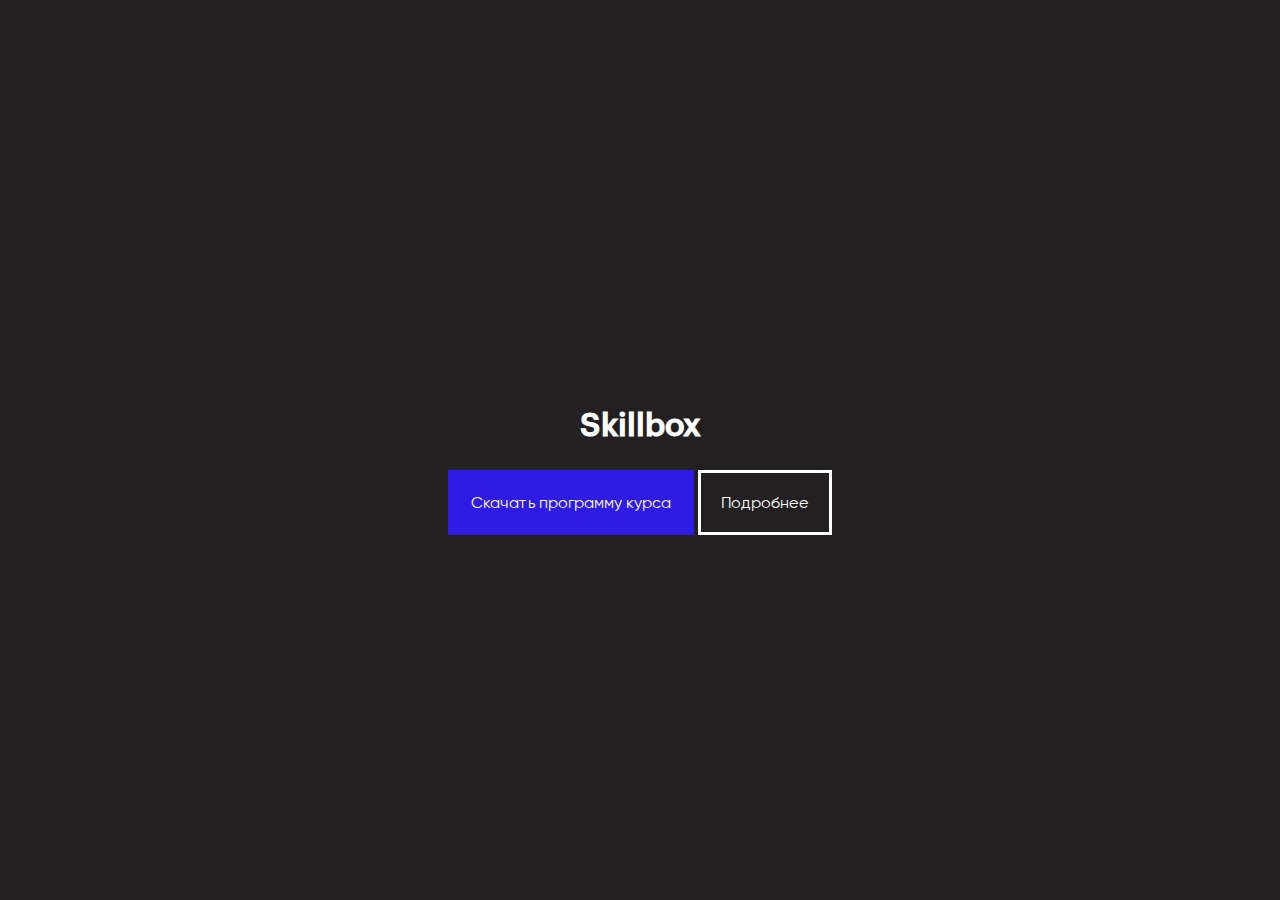
<file: index.html>
<!DOCTYPE html>
<html lang="ru">
<head>
    <meta charset="UTF-8">
    <meta name="viewport" content="width=device-width, initial-scale=1.0">
    <title>Начальная страница</title>
    <link rel="stylesheet" href="styles/style.css">
</head>

<body>
  <div class="main-content">
    <a class="title" href="https://skillbox.ru/" target="_blanc"><h1>Skillbox</h1></a>
    <div>
        <a href="2.7_Skillbox_Layout.docx" class="download-course" download>Скачать программу курса</a>
        <a href="html/program.html" class="detail">Подробнее</a> 
    </div>
  </div>
</body>
</html>
</file>
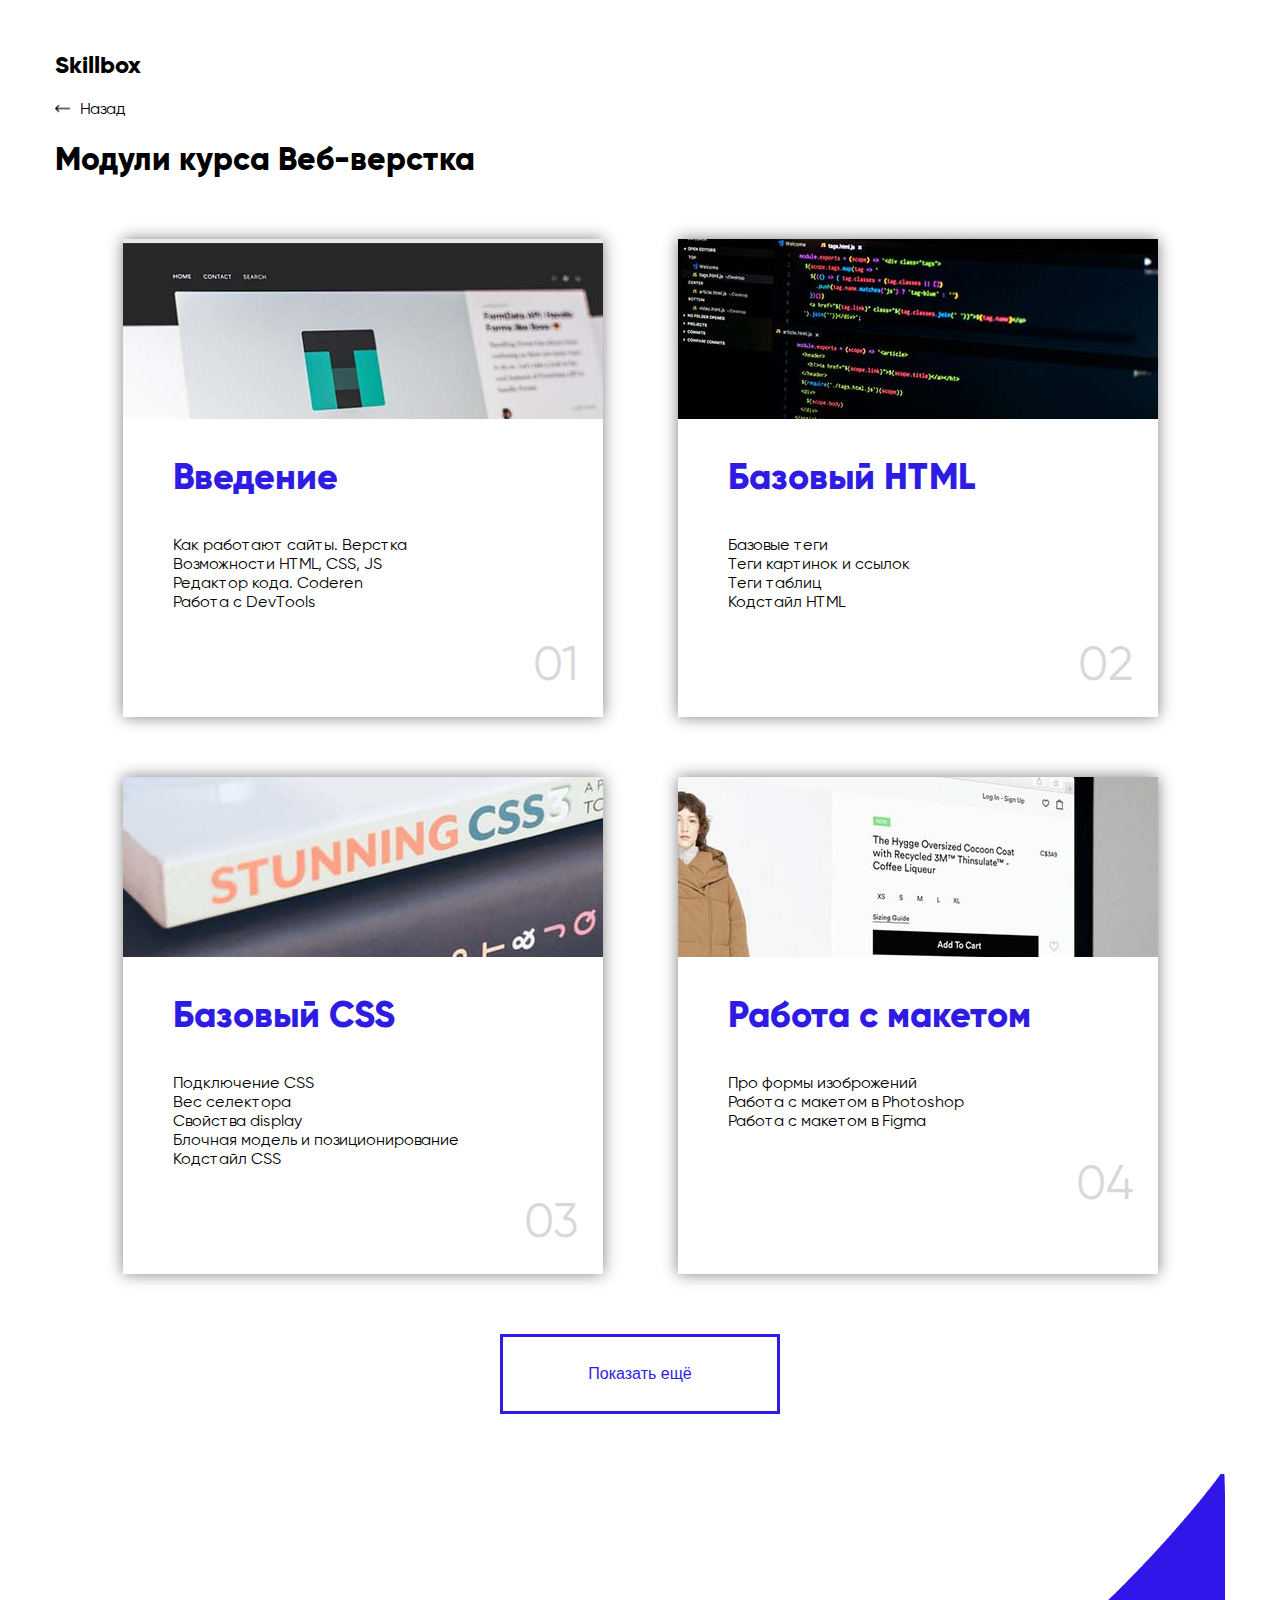
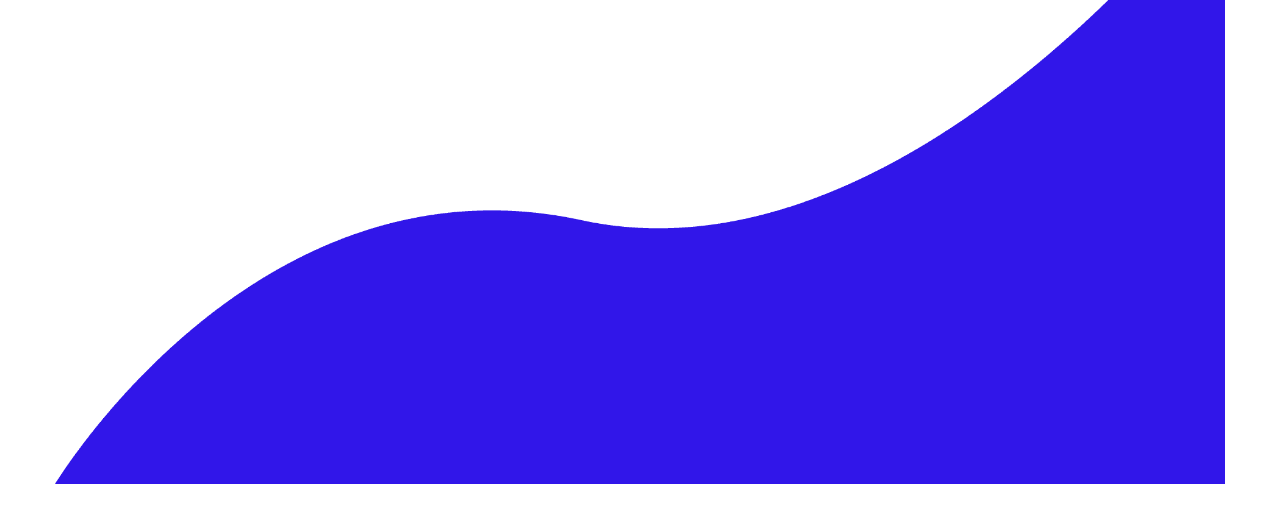
<file: html/modules.html>
<!DOCTYPE html>
<html lang="ru">
<head>
    <meta charset="UTF-8">
    <meta http-equiv="X-UA-Compatible" content="IE=edge">
    <meta name="viewport" content="width=device-width, initial-scale=1.0">
    <link rel="stylesheet" href="../styles/style.css">
    <title>Modules</title>
</head>


<body>
    
  <div class="container">

    <h2>Skillbox</h2>   
    <div>          
      <a class="button-back" href="../html/program.html">Назад</a>
    </div>
        
        
    <div class="modules">

      <h1>Модули курса Веб-верстка</h1>
      <div class="moduls-box">
        
      <div class="box">            
          <div class="heder-01"></div>
            <div class="body-box">
             <h3>Введение</h3>
              <ul>
               <li>Как работают сайты. Верстка</li>
               <li>Возможности HTML, CSS, JS</li>
               <li>Редактор кода. Coderen</li>
               <li>Работа с DevTools</li>
              </ul>
            </div>
          <span class="footer-tile">01</span>
      </div>
            

      <div class="box">
        <div class="heder-02"></div>
        <div class="body-box">
          <h3>Базовый HTML</h3>
            <ul>
              <li>Базовые теги</li>
              <li>Теги картинок и ссылок</li>
              <li>Теги таблиц</li>
              <li>Кодстайл HTML</li>
            </ul>
        </div>
        <span class="footer-tile">02</span>
      </div>


      <div class="box">
        <div class="heder-03"></div>
        <div class="body-box">
          <h3>Базовый CSS</h3>
            <ul>
              <li>Подключение CSS</li>
              <li>Вес селектора</li>
              <li>Свойства display</li>
              <li>Блочная модель и позиционирование</li>
              <li>Кодстайл CSS</li>
            </ul>
        </div>
       <span class="footer-tile">03</span>
      </div>


      <div class="box">
        <div class="heder-04"></div>
          <div class="body-box">
            <h3>Работа с макетом</h3>
              <ul>
                <li>Про формы изоброжений</li>
                <li>Работа с макетом в Photoshop</li>
                <li>Работа с макетом в Figma </li>                  
              </ul>
          </div>
        <span class="footer-tile">04</span>
      </div>
      
      <form action="">
        <input class="btm-more" type="button" value="Показать ещё">
      </form>
   
    </div>
  
  </div>
  <div class="fig-buttom"></div>
  
  
</body>

</html>
</file>
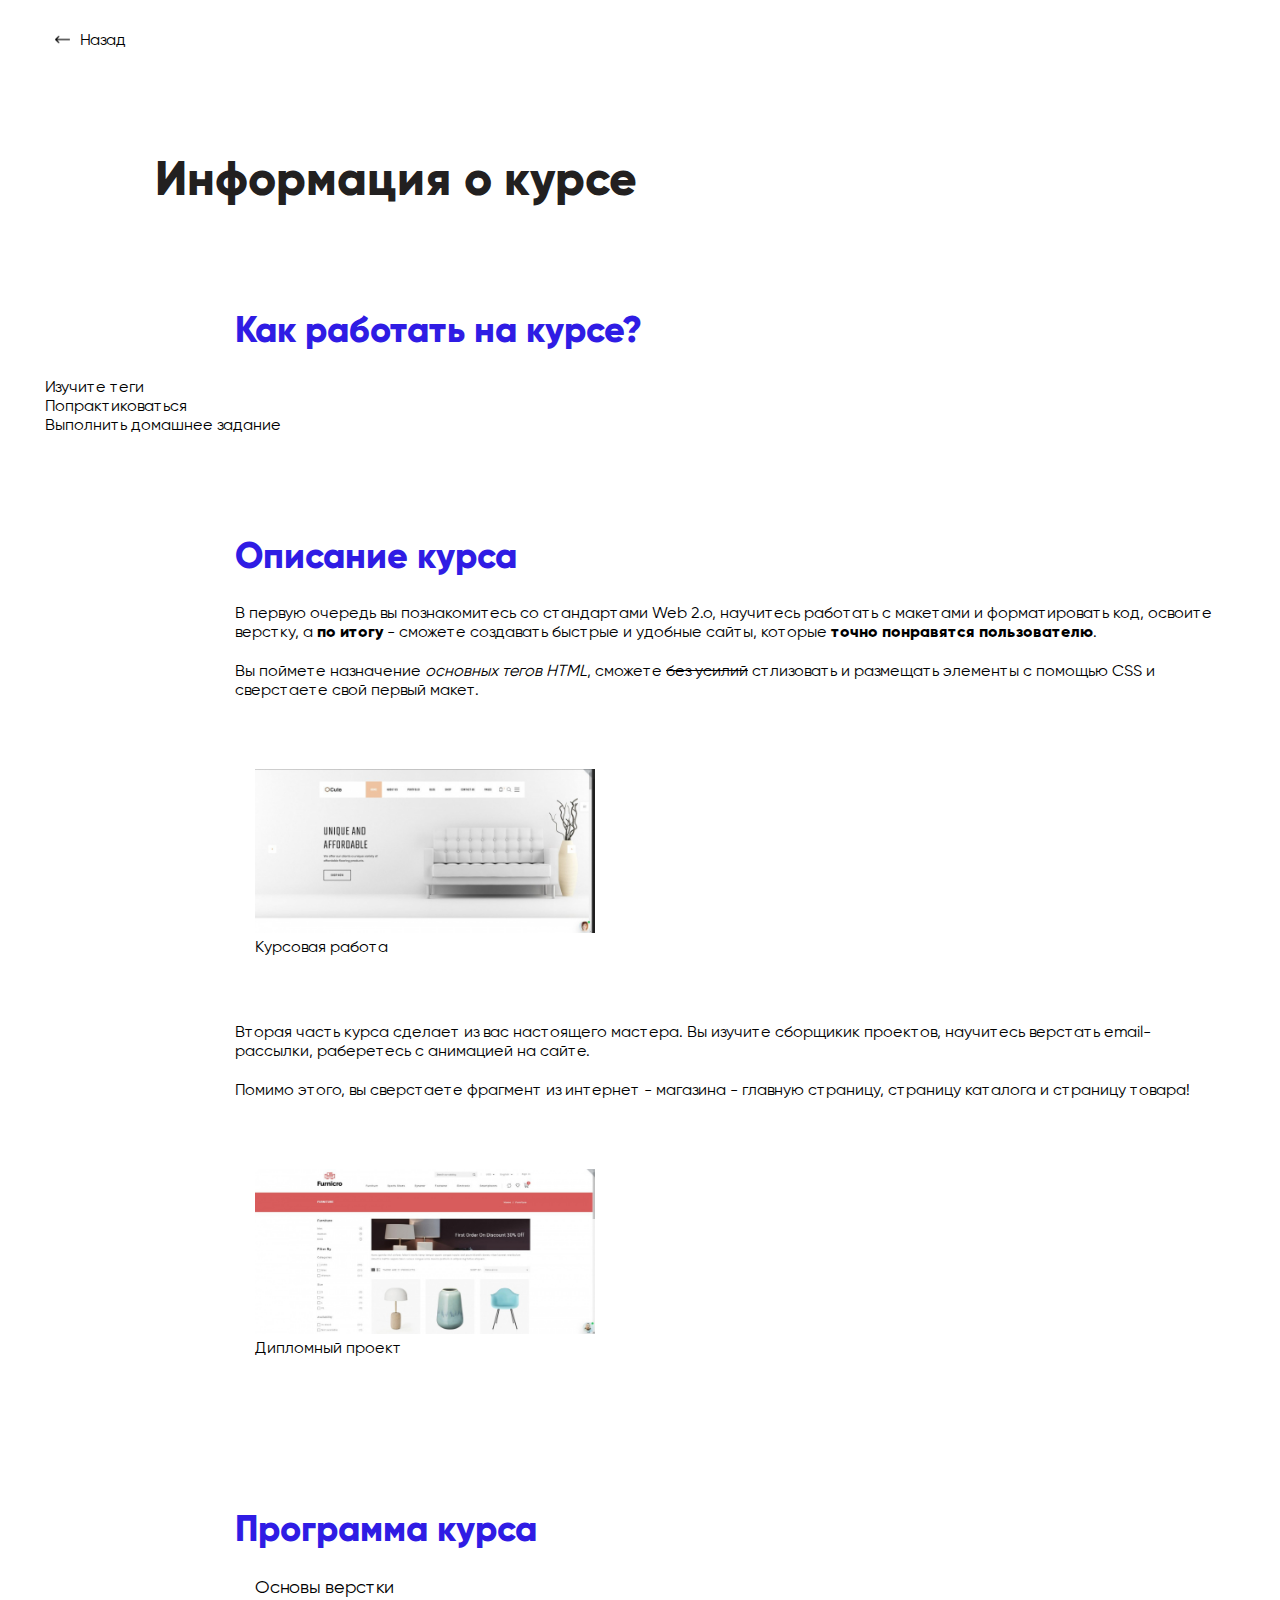
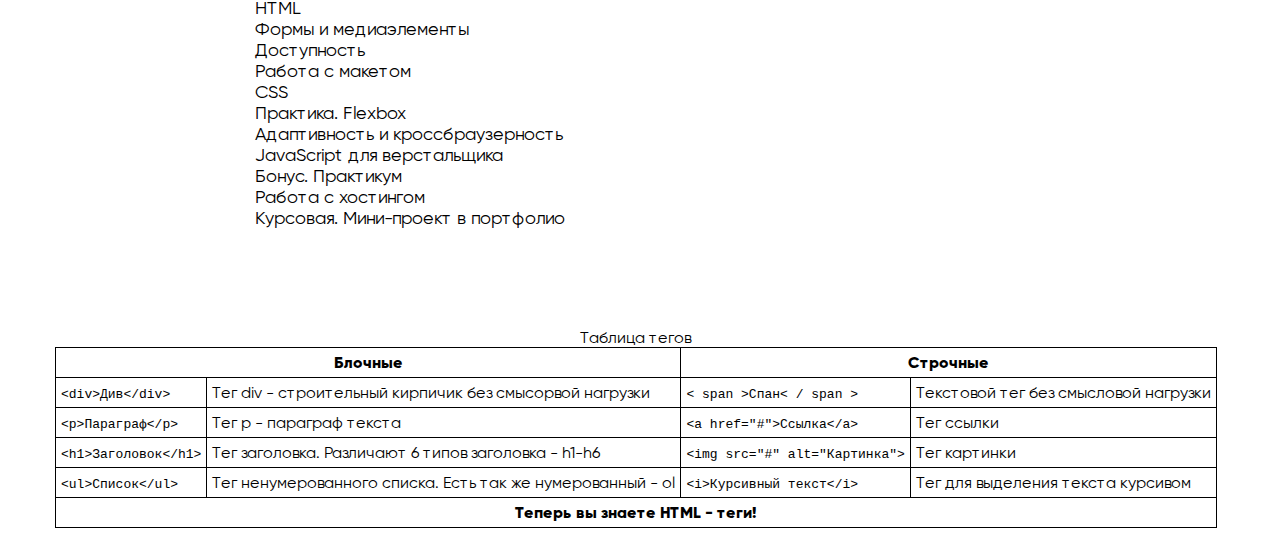
<file: html/program.html>
<!DOCTYPE html>
<html lang="ru">

<head>
  <meta charset="UTF-8">
  <meta name="viewport" content="width=device-width, initial-scale=1.0">
  <link rel="stylesheet" href="../styles/style.css">
  <title>Вторая страница</title>
</head>

<body>
<div class="container">
  <a class="button-back" href="../index.html" >Назад</a>

  <h1 class="information-curse">Информация о курсе</h1>
  <h2 class="points-h2">Как работать на курсе?</h2>

  <ol>
    <li><a href="#table">Изучите теги</a></li>
    <li>Попрактиковаться</li>
    <li>Выполнить домашнее задание</li>
  </ol>

  <h2 class="points-h2">Описание курса</h2>
  <p>В первую очередь вы познакомитесь со стандартами Web 2.o, научитесь работать с макетами и форматировать код,
    освоите верстку, а <b>по итогу</b> - сможете создавать быстрые и удобные сайты, которые <strong>точно понравятся
      пользователю</strong>.</p>
  <p>Вы поймете назначение <em>основных тегов HTML</em>, сможете <s>без усилий</s> стлизовать и размещать элементы с помощью
    CSS и сверстаете свой первый макет.</p>

  <figure class="figure">
      <img src="../images/2.7_site1.jpeg" alt="Картинка с диваном" width="340">
      <figcaption class="figcaption">Курсовая работа</figcaption>
  </figure>

  <p>Вторая часть курса сделает из вас настоящего мастера. Вы изучите сборщикик проектов, научитесь верстать
    email-рассылки, раберетесь с анимацией на сайте.</p>
  <p>Помимо этого, вы сверстаете фрагмент из интернет - магазина - главную страницу, страницу каталога и страницу
    товара!</p>

  <figure class="figure">
      <img src="../images/2.7_site2.jpeg" alt="Картинка интернет магазина" width="340">
      <figcaption class="figcaption">Дипломный проект</figcaption>
  </figure> 

  
  <h2 class="points-h2">Программа курса</h2>
   <ul class="point-program">
    <li>Основы верстки</li>
    <li>HTML</li>
    <li>Формы и медиаэлементы</li>
    <li>Доступность</li>
    <li>Работа с макетом</li>
    <li>CSS</li>
    <li>Практика. Flexbox</li>
    <li>Адаптивность и кроссбраузерность</li>
    <li>JavaScript для верстальщика</li>
    <li>Бонус. Практикум</li>
    <li>Работа с хостингом</li>
    <li>Курсовая. Мини-проект в портфолио</li>
   </ul>
  

   
  
  <table class="table" id="table">
    <caption class="p_center">Таблица тегов</caption>
     <thead>
       <tr class="p_center">
         <th colspan="2">Блочные</th>
         <th colspan="2">Строчные</th>
       </tr>
     </thead>
     <tbody>
       <tr>
         <td><code>&lt;div&gt;Див&lt;/div&gt;</code></td>
         <td>Тег div - строительный кирпичик без смысорвой нагрузки</td>
         <td><code>&lt; span &gt;Спан&lt; / span &gt;</code></td>
         <td>Текстовой тег без смысловой нагрузки</td>
       </tr>
       <tr>
         <td><code>&lt;p&gt;Параграф&lt;/p&gt;</code></td>
         <td>Тег р - параграф текста</td>
         <td><code>&lt;a href="#"&gt;Ссылка&lt;/a&gt;</code></td>
         <td>Тег ссылки</td>
       </tr>
       <tr>
         <td><code>&lt;h1&gt;Заголовок&lt;/h1&gt;</code></td>
         <td>Тег заголовка. Различают 6 типов заголовка - h1-h6</td>
         <td><code>&lt;img src="#" alt="Картинка"&gt;</code></td>
         <td>Тег картинки</td>
       </tr>
       <tr>
         <td><code>&lt;ul&gt;Список&lt;/ul&gt;</code></td>
         <td>Тег ненумерованного списка. Есть так же нумерованный - ol </td>
         <td><code>&lt;i&gt;Курсивный текст&lt;/i&gt;</code></td>
         <td>Тег для выделения текста курсивом</td>
       </tr>
     </tbody>
     <tfoot>
       <tr><th colspan="4" align="center">Теперь вы знаете HTML - теги!</th></tr>
     </tfoot>
  </table>
  
</div>

</body>
</html>
</file>
<file: styles/style.css>
@font-face {
  font-family: 'Graphik LCG';
  src: url('../fonts/GraphikLCG-Medium.woff2') format('woff2'),
    url('../fonts/GraphikLCG-Medium.woff') format('woff');
  font-display: swap;
  font-weight: 500;
  font-style: normal;
}

@font-face {
  font-family: 'Gilroy';
  src: url('../fonts/Gilroy-Regular.woff2') format('woff2'),
    url('../fonts/Gilroy-Regular.woff') format('woff');
  font-display: swap;
  font-weight: normal;
  font-style: normal;
}

@font-face {
  font-family: 'Gilroy';
  src: url('../fonts/Gilroy-ExtraBold.woff2') format('woff2'),
    url('../fonts/Gilroy-ExtraBold.woff') format('woff');
  font-display: swap;
  font-weight: 800;
  font-style: normal;
}

@font-face {
  font-family: 'Gilroy';
  src: url('../fonts/Gilroy-Medium.woff2') format('woff2'),
    url('../fonts/Gilroy-Medium.woff') format('woff');
  font-display: swap;
  font-weight: 500;
  font-style: normal;
}

* {
  box-sizing: border-box;
}

body {
  margin: 0;
  font-family: 'Gilroy', sans-serif;
  height: 100%;
}

a {
  color: inherit;
  text-decoration: none;
}

.main-content {
  display: flex;
  flex-direction: column;
  justify-content: center;
  align-items: center;
  height: 100vh;
  background-color: #222020;
}

.title {
  color: #fff;
  font-family: 'Graphik LCG', sans-serif;
  margin-bottom: 30px;
}

.download-course {
  padding: 20px;
  color: #fff;
  background-color: #2f1ce4;
  border: 3px #2f1ce4 solid;
 }

.detail {
  padding: 20px;
  color: #fff;
  background-color: transparent;
  border: 3px #fff solid; 
}

.container {
  width: 1170px;
  margin: 0 auto;
  padding-top: 30px;
  padding-bottom: 30px;
}


.button-back {
  padding-left: 25px;
  background-image: url("../images/return.png");
  background-position: left center;
  background-size: 15px 15px;
  background-repeat: no-repeat;
}

.modules {
  
}

.body-box, ul {
  padding-left: 50px;
  /*list-style: none;*/
}

li {
  list-style-type: none;
  margin-left: -50px;
}

.moduls-box {
  margin: 60px;
  box-sizing: border-box;
  display: flex;
  justify-content: space-around; 
  flex-wrap: wrap;
  gap: 60px;
}

.heder-01 {
  background-image: url("../layers/jpg/block_1.jpg");
  border-color: transparent;
  background-position: center;
  background-repeat: no-repeat;
  min-width: 480px;
  min-height: 180px;
}

.heder-02 {
  background-image: url(../layers/jpg/block_2.jpg);
  background-repeat: no-repeat;
  border-color: transparent;
  min-width: 480px;
  min-height: 180px;
}

.heder-03 {
  background-image: url(../layers/jpg/block_3.jpg);
  border-color: transparent;
  background-repeat: no-repeat;
  min-width: 480px;
  min-height: 180px;
}

.heder-04 {
  background-image: url(../layers/jpg/block_4.jpg);
  border-color: transparent;
  background-repeat: no-repeat;
  min-width: 480px;
  min-height: 180px;
}

.box {
  overflow: auto;
  position: relative;
  border: none solid gray;
  box-shadow: 0 0 15px gray;
  min-width: 480px;
}

.footer-tile {
  text-align: right;
  opacity: 0.15;
  font-size: 48px;
  display: block;
  margin: 25px;
}

.information-curse {
  margin-top: 100px;
  padding-left: 100px;
  font-size: 48px;
  color: #222020;
}

.points-h2 {
  padding-left: 180px;
  font-size: 36px;
  color: #2f1ce4;
  margin: 100px 0px 25px 0px;
}

.point-program {
  font-size: 18px;
  margin-left: 200px;
}

.btm-more {
  padding: 20px;
  color: #2f1ce4;
  background-color: transparent;
  border: 3px #2f1ce4 solid;
  width: 280px;
  height: 80px;
  text-align: center;
  font-size: 1em;
  position: relative;
  display: inline-block;
}

.fig-buttom {
  background: url("../layers/png/figure 1.png") no-repeat bottom;
  background-size: cover;
  background-position: bottom;
  overflow: auto;
  margin: 0;
  padding: 0;
  width: 100% ;
  height: 610px;
  /* height: 100%; */
  
}

h3 {
  color: #2f1ce4;
  font-size:  36px;
}

p {
  padding-left: 180px;
  margin-bottom: 20px;
}

.p_center{
  text-align: center;
}

table, th, td {
  margin-top: 100px;
  border: 1px black solid;  
  /*border-collapse: collapse;*/
}

table {
  border-collapse: collapse;
}

table th, 
table td {
  padding: 5px;
}

.figure {
  padding-left: 200px;
  text-align: center;
  display: inline-block;
  margin: 50px 0px ;
}

.figcaption {
  text-align: left;
}
</file>
